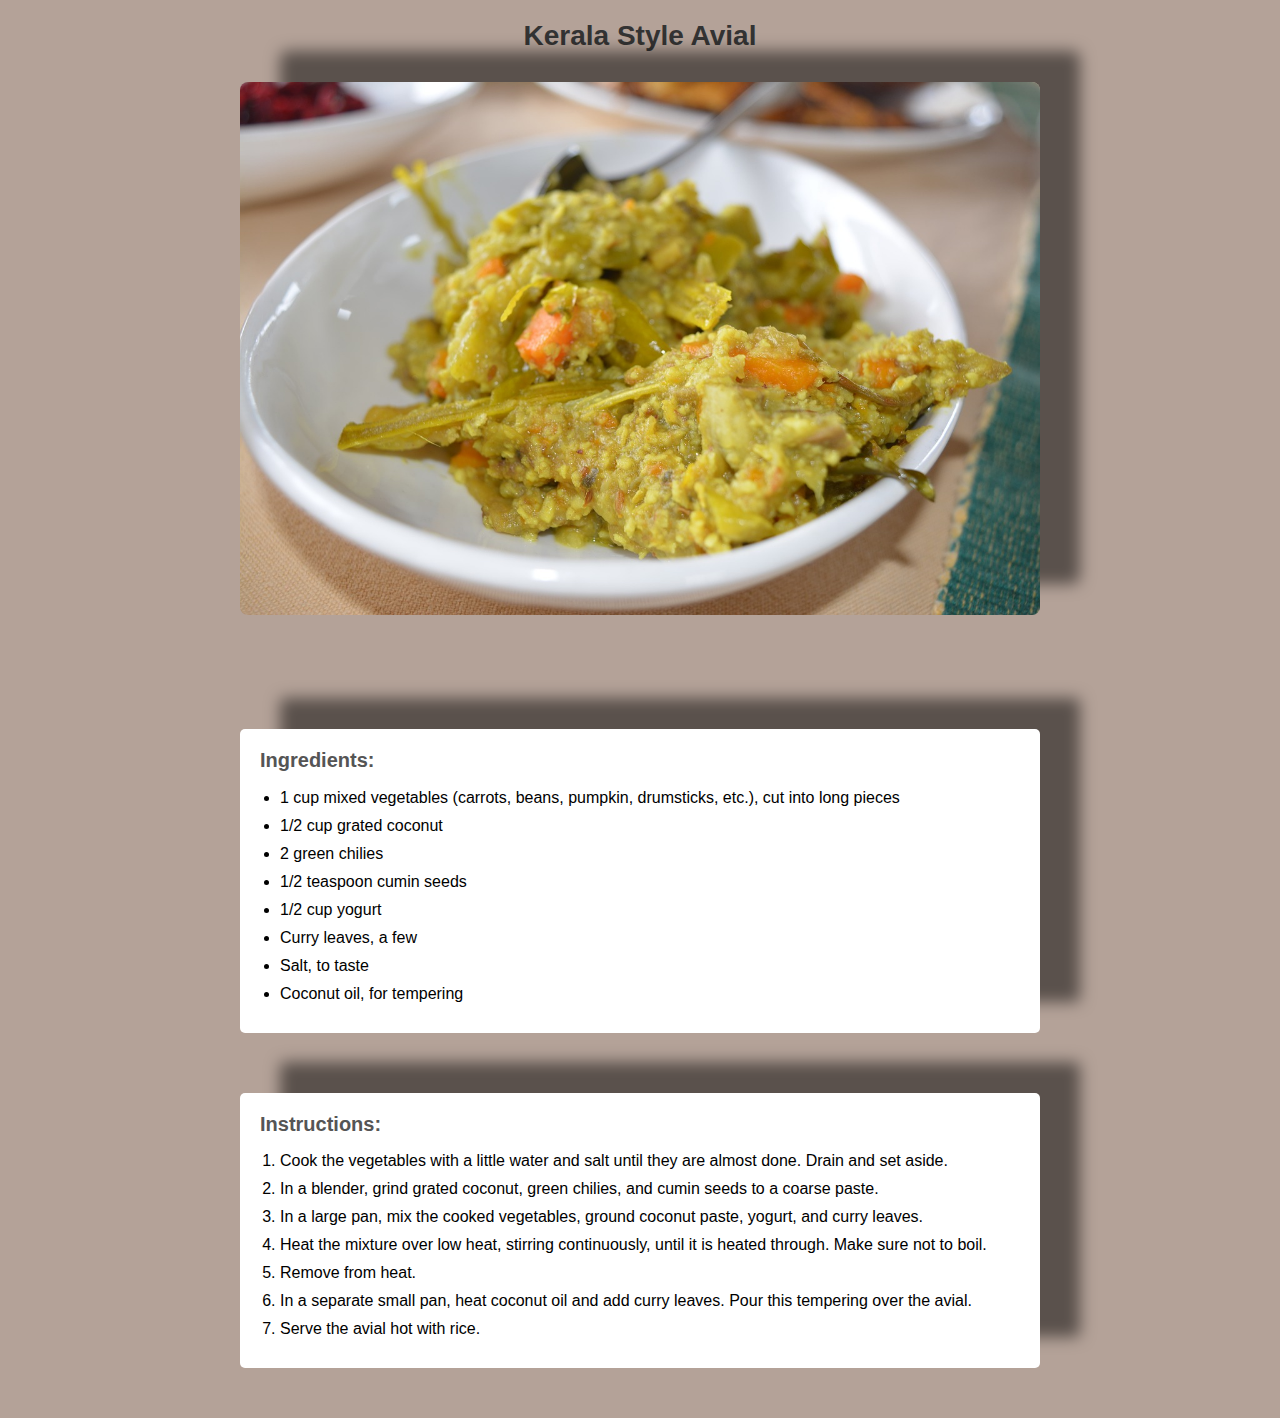
<file: avial/avial.html>
<!DOCTYPE html>
<html lang="en">

<head>
    <meta charset="UTF-8">
    <meta http-equiv="X-UA-Compatible" content="IE=edge">
    <meta name="viewport" content="width=device-width, initial-scale=1.0">
    <title>Kerala style avial recepe</title>
    <link rel="stylesheet" href="avial.css">
</head>

<body>
    <div class="container">

        <header>
            <h1>Kerala Style Avial</h1>
        </header>
        <section>
            <div class="image">
                <img src="/images/avial.jpg" alt="">
            </div>
            <div class="ingredients">

                <h2>Ingredients:</h2>
                <ul>
                    <li>1 cup mixed vegetables (carrots, beans, pumpkin, drumsticks, etc.), cut into long pieces</li>
                    <li>1/2 cup grated coconut</li>
                    <li>2 green chilies</li>
                    <li>1/2 teaspoon cumin seeds</li>
                    <li>1/2 cup yogurt</li>
                    <li>Curry leaves, a few</li>
                    <li>Salt, to taste</li>
                    <li>Coconut oil, for tempering</li>
                </ul>
            </div>

            <div class="instructions">
                <h2>Instructions:</h2>
                <ol>
                    <li>Cook the vegetables with a little water and salt until they are almost done. Drain and set
                        aside.</li>
                    <li>In a blender, grind grated coconut, green chilies, and cumin seeds to a coarse paste.</li>
                    <li>In a large pan, mix the cooked vegetables, ground coconut paste, yogurt, and curry leaves.</li>
                    <li>Heat the mixture over low heat, stirring continuously, until it is heated through. Make sure not
                        to boil.
                    </li>
                    <li>Remove from heat.</li>
                    <li>In a separate small pan, heat coconut oil and add curry leaves. Pour this tempering over the
                        avial.</li>
                    <li>Serve the avial hot with rice.</li>
                </ol>
        </section>
    </div>

</body>

</html>
</file>
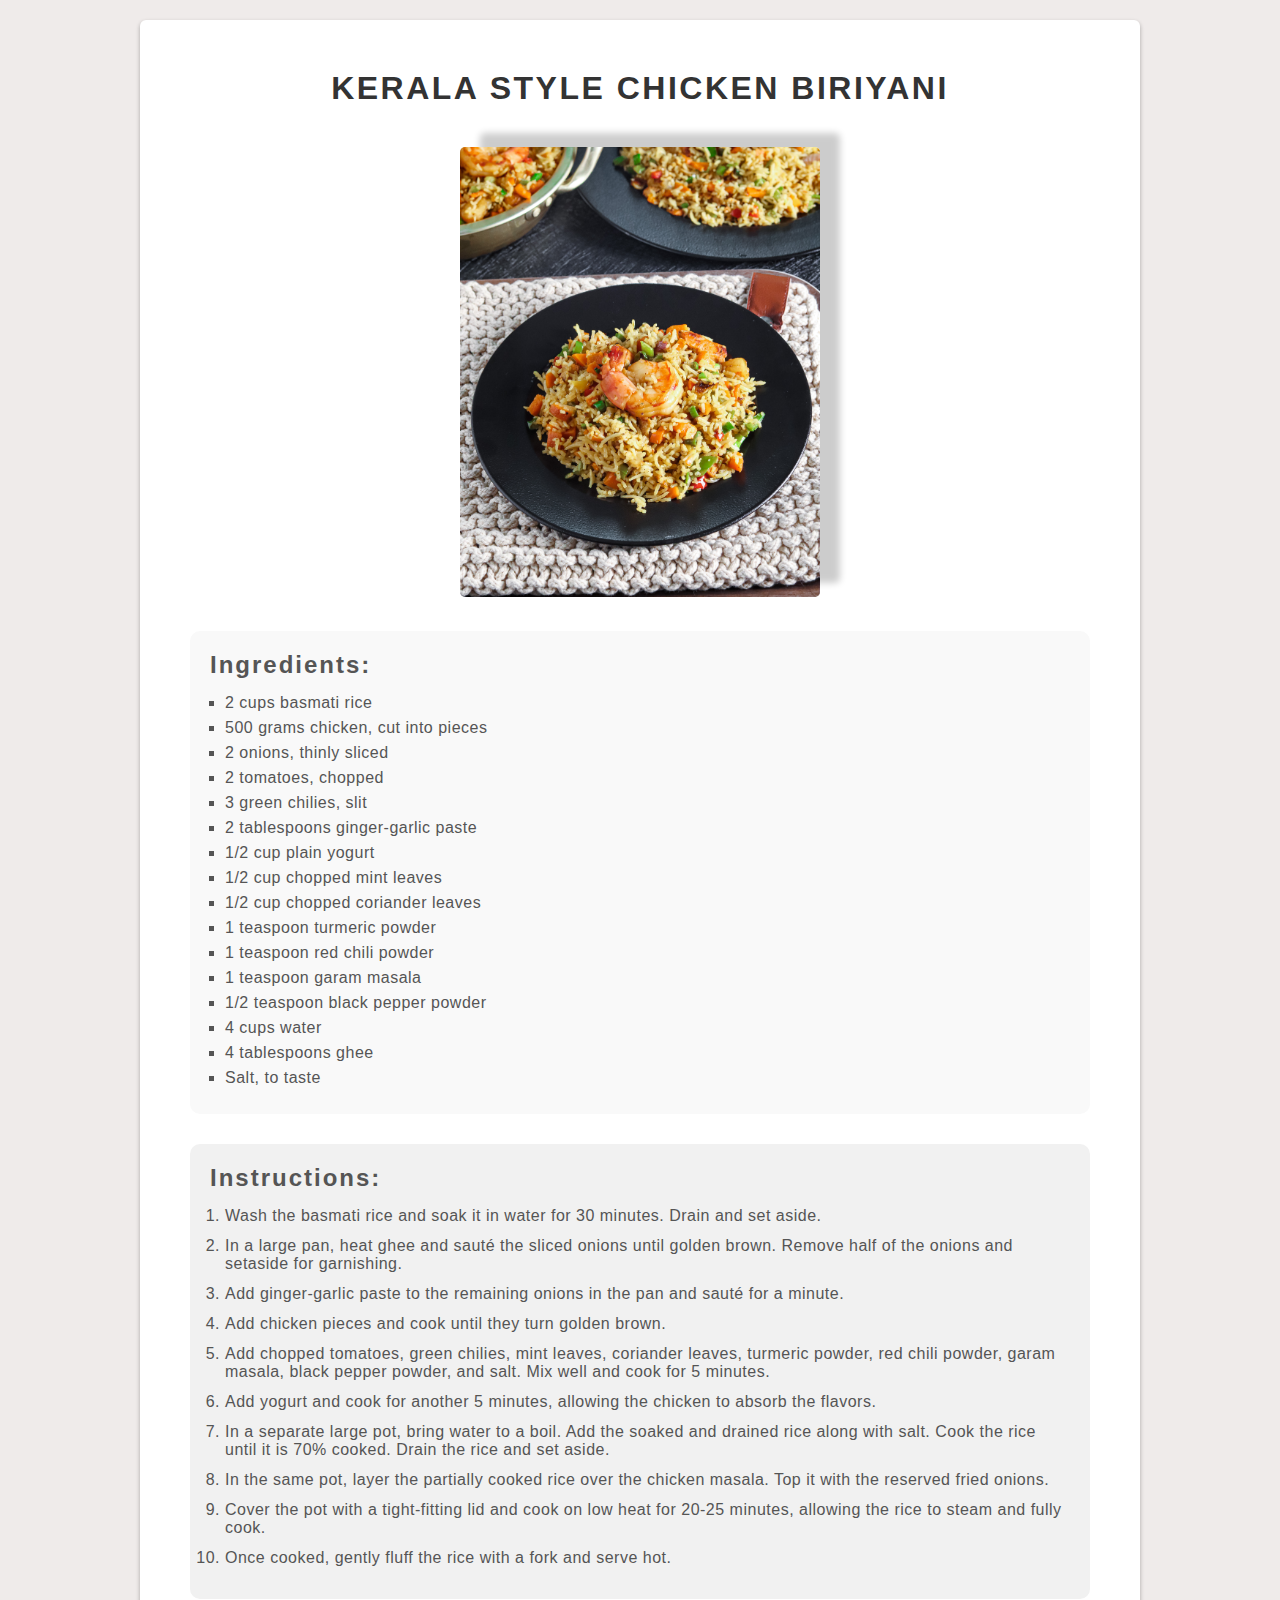
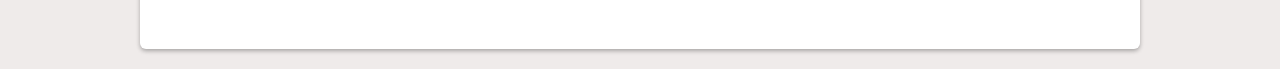
<file: chicken-biriyani/chicken-biriyani.html>
<!DOCTYPE html>
<html lang="en">

<head>
    <meta charset="UTF-8">
    <meta http-equiv="X-UA-Compatible" content="IE=edge">
    <meta name="viewport" content="width=device-width, initial-scale=1.0">
    <title>Kerala style chicken biriyani</title>
    <link rel="stylesheet" href="chicken-biriyani.css">
</head>

<body>
    <div class="container">
        <header class="main-head">
            <h1>Kerala style chicken biriyani</h1>
        </header>
        <div class="image">
            <img src="/images/chicken-biriyani.jpg" alt="" srcset="">
        </div>
        <section>
            <div class="ingredients">
                <header>
                    <h2>Ingredients:</h2>
                </header>
                <div class="content">
                    <ul>
                        <li>2 cups basmati rice</li>
                        <li>500 grams chicken, cut into pieces</li>
                        <li>2 onions, thinly sliced</li>
                        <li>2 tomatoes, chopped</li>
                        <li>3 green chilies, slit</li>
                        <li>2 tablespoons ginger-garlic paste</li>
                        <li>1/2 cup plain yogurt</li>
                        <li>1/2 cup chopped mint leaves</li>
                        <li>1/2 cup chopped coriander leaves</li>
                        <li>1 teaspoon turmeric powder</li>
                        <li>1 teaspoon red chili powder</li>
                        <li>1 teaspoon garam masala</li>
                        <li>1/2 teaspoon black pepper powder</li>
                        <li>4 cups water</li>
                        <li>4 tablespoons ghee</li>
                        <li>Salt, to taste</li>
                    </ul>
                </div>


            </div>
            <div class="instructions">
                <header>
                    <h2>Instructions:</h2>
                </header>
                <div class="content">
                    <ol>
                        <li>Wash the basmati rice and soak it in water for 30 minutes. Drain and set aside.</li>
                        <li>In a large pan, heat ghee and sauté the sliced onions until golden brown. Remove half of the
                            onions and setaside for garnishing.</li>
                        <li>Add ginger-garlic paste to the remaining onions in the pan and sauté for a minute.</li>
                        <li>Add chicken pieces and cook until they turn golden brown.</li>
                        <li>Add chopped tomatoes, green chilies, mint leaves, coriander leaves, turmeric powder, red
                            chili
                            powder, garam
                            masala, black pepper powder, and salt. Mix well and cook for 5 minutes.</li>
                        <li>Add yogurt and cook for another 5 minutes, allowing the chicken to absorb the flavors.</li>
                        <li>In a separate large pot, bring water to a boil. Add the soaked and drained rice along with
                            salt.
                            Cook the
                            rice until it is 70% cooked. Drain the rice and set aside.</li>
                        <li>In the same pot, layer the partially cooked rice over the chicken masala. Top it with the
                            reserved fried
                            onions.</li>
                        <li>Cover the pot with a tight-fitting lid and cook on low heat for 20-25 minutes, allowing the
                            rice
                            to steam
                            and fully cook.</li>
                        <li>Once cooked, gently fluff the rice with a fork and serve hot.</li>
                    </ol>
                </div>

            </div>
        </section>
    </div>
</body>

</html>
</file>
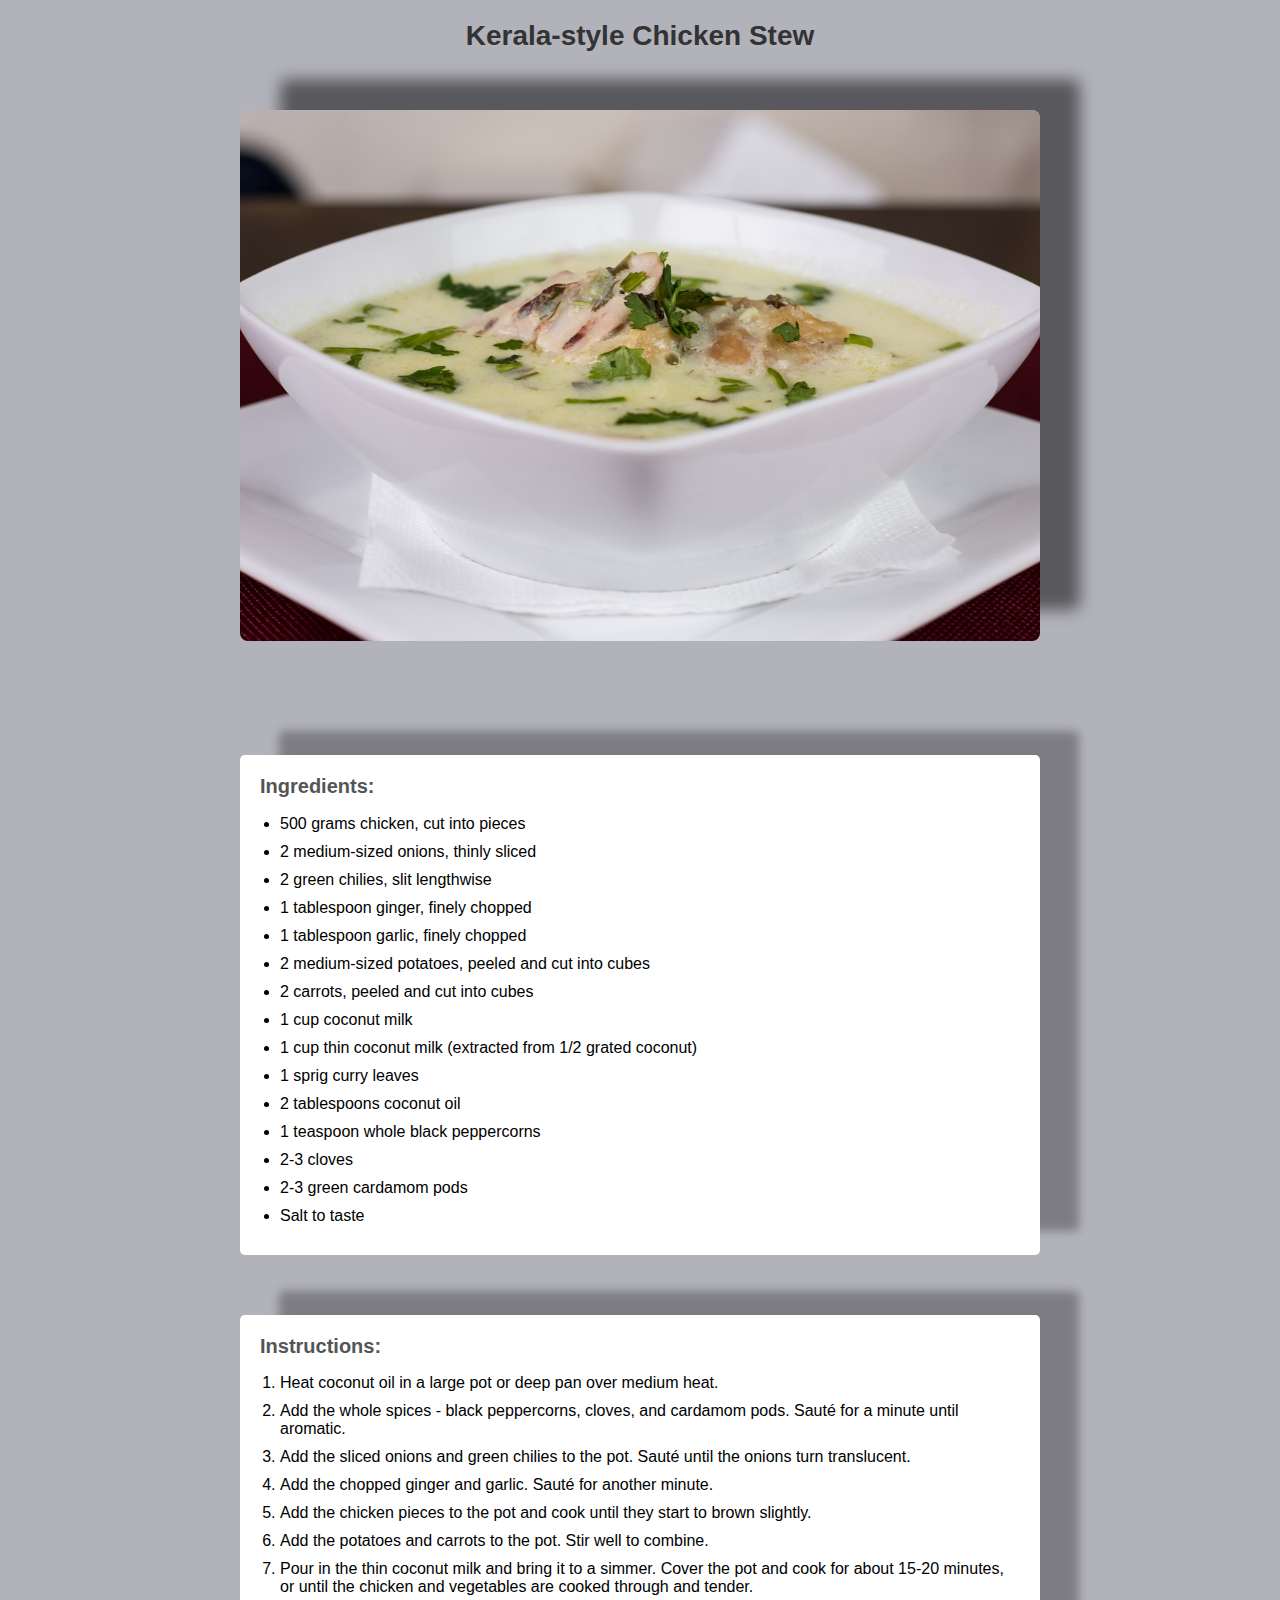
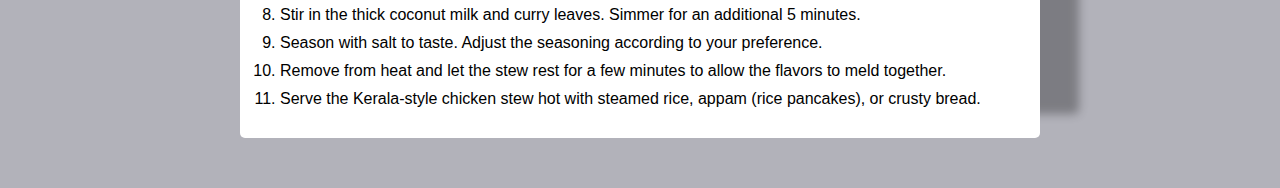
<file: chicken-stew/chicken-stew.html>
<!DOCTYPE html>
<html lang="en">

<head>
    <meta charset="UTF-8">
    <meta http-equiv="X-UA-Compatible" content="IE=edge">
    <meta name="viewport" content="width=device-width, initial-scale=1.0">
    <title>chicken-stew</title>
    <link rel="stylesheet" href="chicken-stew.css">
</head>

<body>
    <div class="container">

        <header class="header">
            <h1>Kerala-style Chicken Stew</h1>
        </header>
        <main>
            <section class="img">
                <img src="/images/chicken-stew.jpg" alt="">
            </section>
            <section class="ingredients">
                <h2>Ingredients:</h2>
                <ul>
                    <li>500 grams chicken, cut into pieces</li>
                    <li>2 medium-sized onions, thinly sliced</li>
                    <li>2 green chilies, slit lengthwise</li>
                    <li>1 tablespoon ginger, finely chopped</li>
                    <li>1 tablespoon garlic, finely chopped</li>
                    <li>2 medium-sized potatoes, peeled and cut into cubes</li>
                    <li>2 carrots, peeled and cut into cubes</li>
                    <li>1 cup coconut milk</li>
                    <li>1 cup thin coconut milk (extracted from 1/2 grated coconut)</li>
                    <li>1 sprig curry leaves</li>
                    <li>2 tablespoons coconut oil</li>
                    <li>1 teaspoon whole black peppercorns</li>
                    <li>2-3 cloves</li>
                    <li>2-3 green cardamom pods</li>
                    <li>Salt to taste</li>
                </ul>
            </section>
            <section class="instructions">
                <h2>Instructions:</h2>
                <ol>
                    <li>Heat coconut oil in a large pot or deep pan over medium heat.</li>
                    <li>Add the whole spices - black peppercorns, cloves, and cardamom pods. Sauté for a minute until
                        aromatic.</li>
                    <li>Add the sliced onions and green chilies to the pot. Sauté until the onions turn translucent.
                    </li>
                    <li>Add the chopped ginger and garlic. Sauté for another minute.</li>
                    <li>Add the chicken pieces to the pot and cook until they start to brown slightly.</li>
                    <li>Add the potatoes and carrots to the pot. Stir well to combine.</li>
                    <li>Pour in the thin coconut milk and bring it to a simmer. Cover the pot and cook for about 15-20
                        minutes, or until the chicken and vegetables are cooked through and tender.</li>
                    <li>Stir in the thick coconut milk and curry leaves. Simmer for an additional 5 minutes.</li>
                    <li>Season with salt to taste. Adjust the seasoning according to your preference.</li>
                    <li>Remove from heat and let the stew rest for a few minutes to allow the flavors to meld together.
                    </li>
                    <li>Serve the Kerala-style chicken stew hot with steamed rice, appam (rice pancakes), or crusty
                        bread.</li>
                </ol>
            </section>
        </main>
    </div>
</body>

</html>
</file>
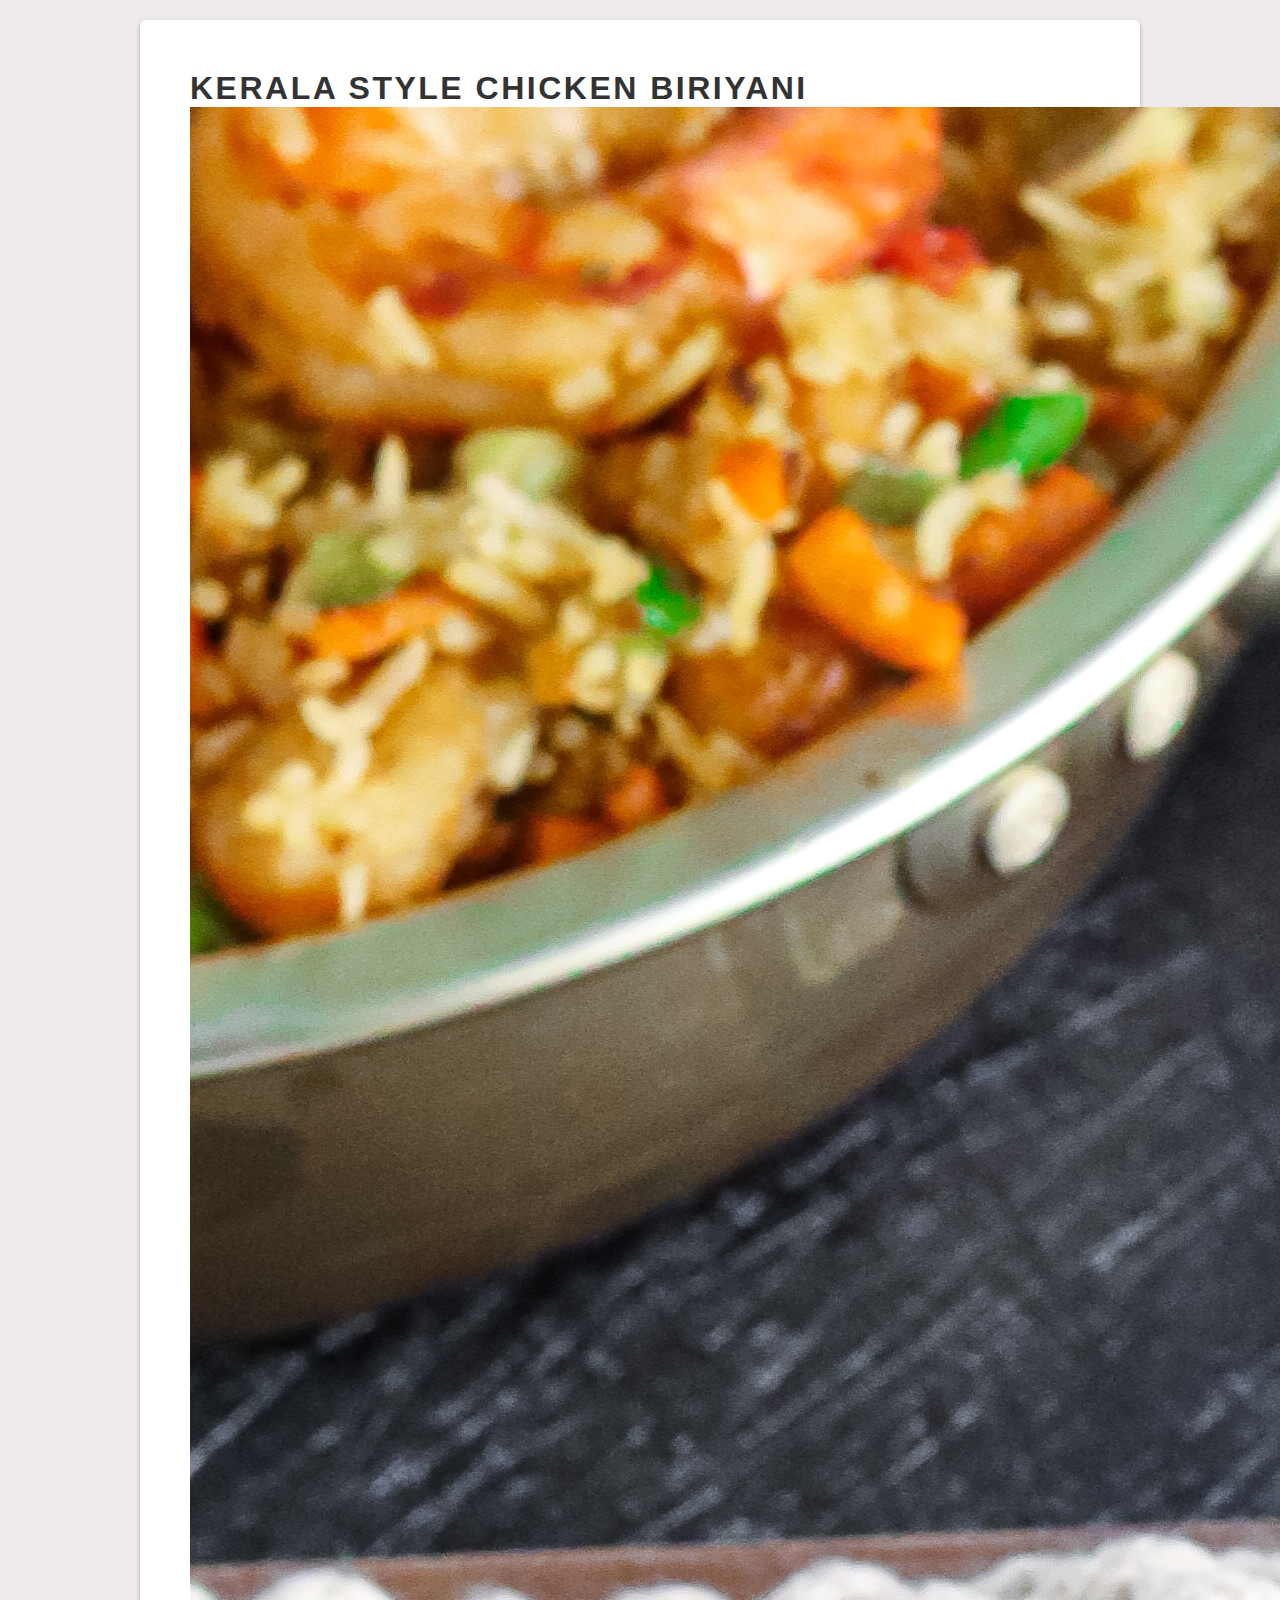
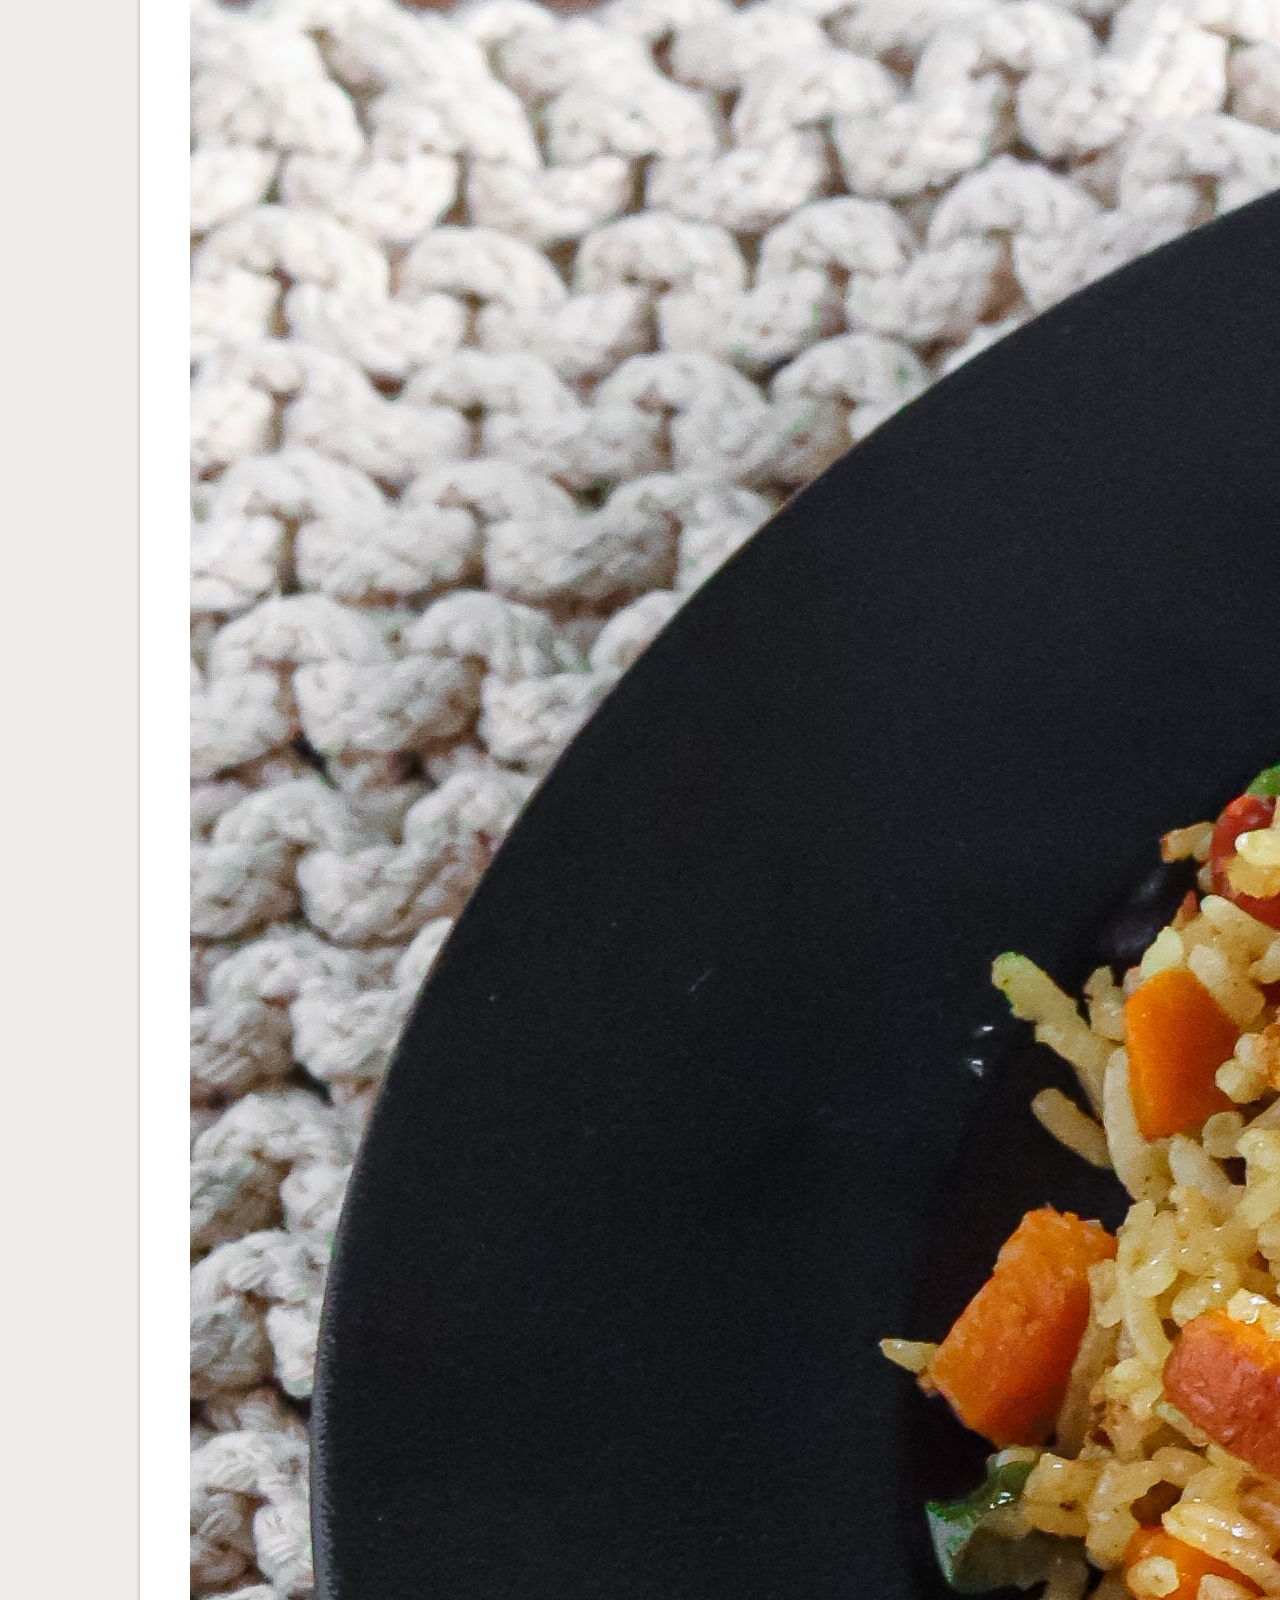
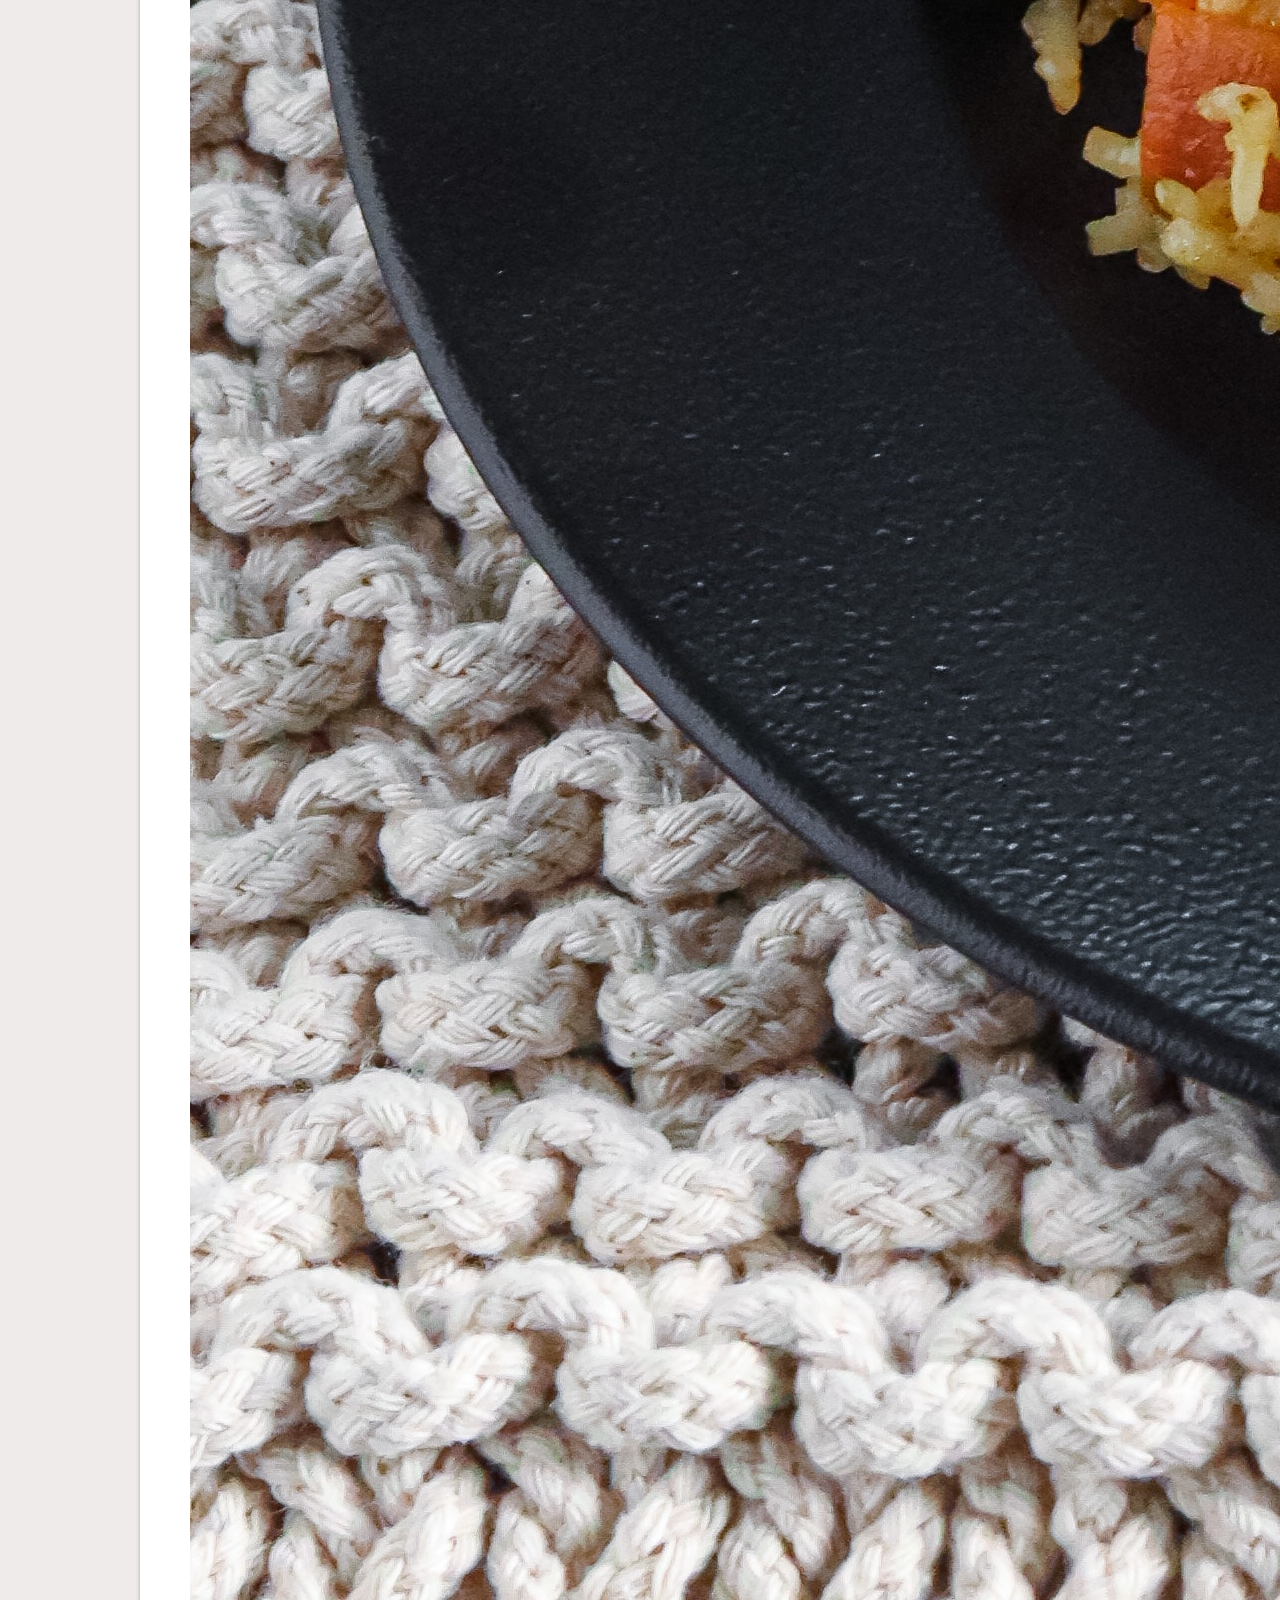
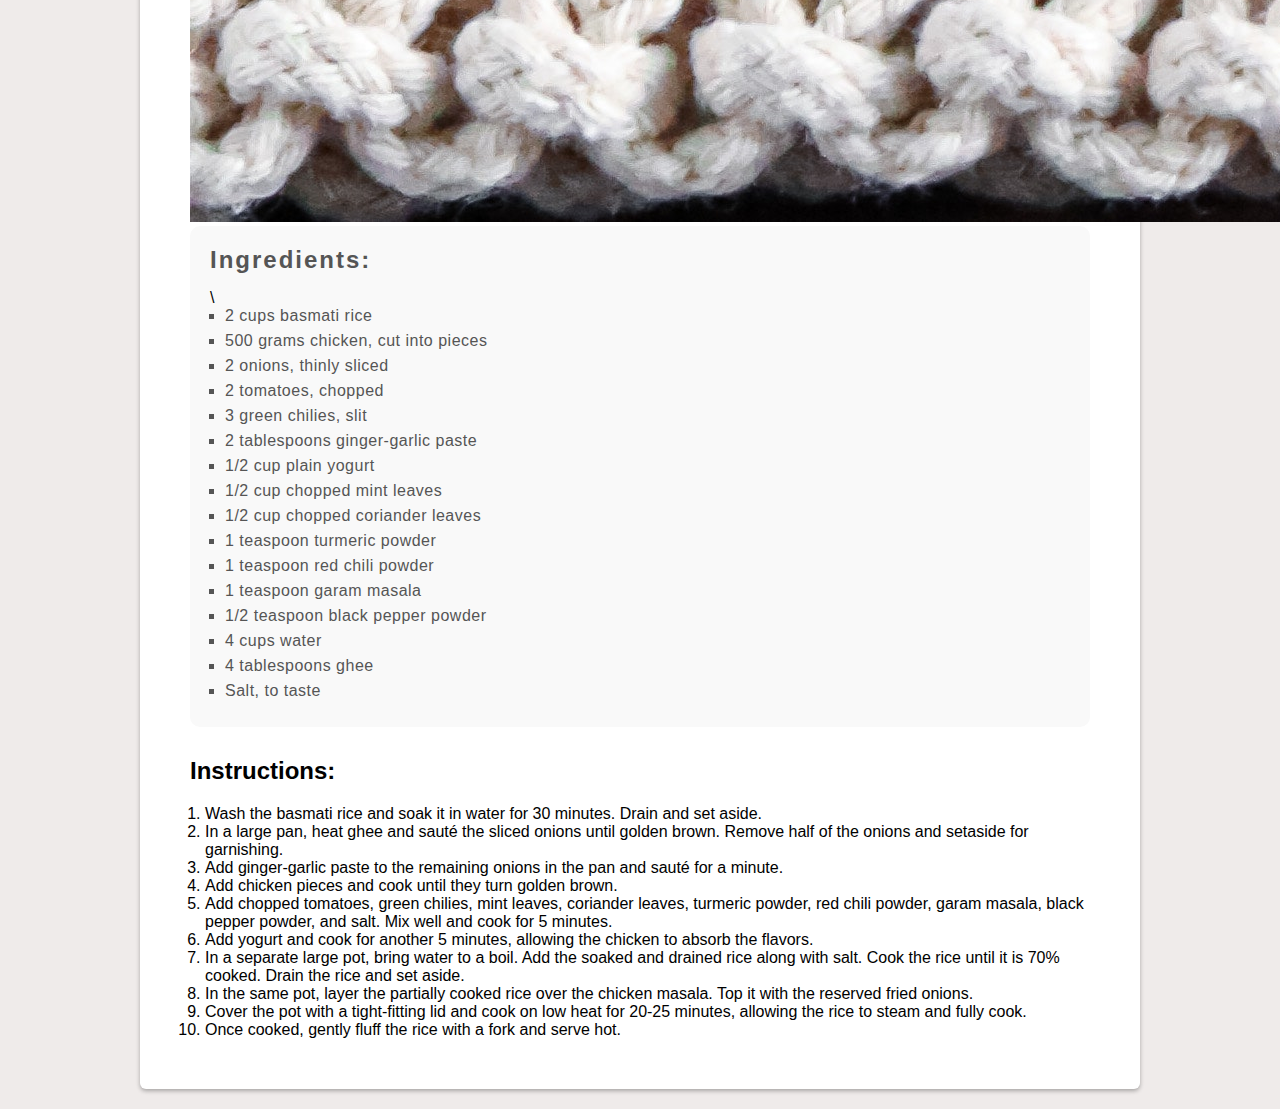
<file: chiken-biriyani/chicken-biriyani.html>
<!DOCTYPE html>
<html lang="en">

<head>
    <meta charset="UTF-8">
    <meta http-equiv="X-UA-Compatible" content="IE=edge">
    <meta name="viewport" content="width=device-width, initial-scale=1.0">
    <title>Kerala style chicken biriyani</title>
    <link rel="stylesheet" href="chicken-biriyani.css">
</head>

<body>
    <div class="container">
        <header><h1>Kerala style chicken biriyani</h1></header>
        <img src="/images/chicken-biriyani.jpg" alt="" srcset="">
        <section>
            <div class="ingredients">
                <header>
                    <h2>Ingredients:</h2>\
                </header>
                <div class="content">
                    <ul>
                        <li>2 cups basmati rice</li>
                        <li>500 grams chicken, cut into pieces</li>
                        <li>2 onions, thinly sliced</li>
                        <li>2 tomatoes, chopped</li>
                        <li>3 green chilies, slit</li>
                        <li>2 tablespoons ginger-garlic paste</li>
                        <li>1/2 cup plain yogurt</li>
                        <li>1/2 cup chopped mint leaves</li>
                        <li>1/2 cup chopped coriander leaves</li>
                        <li>1 teaspoon turmeric powder</li>
                        <li>1 teaspoon red chili powder</li>
                        <li>1 teaspoon garam masala</li>
                        <li>1/2 teaspoon black pepper powder</li>
                        <li>4 cups water</li>
                        <li>4 tablespoons ghee</li>
                        <li>Salt, to taste</li>
                    </ul>
                </div>


            </div>
            <div class="intructions">
                <header>
                    <h2>Instructions:</h2>
                </header>
                <div class="content">
                    <ol>
                        <li>Wash the basmati rice and soak it in water for 30 minutes. Drain and set aside.</li>
                        <li>In a large pan, heat ghee and sauté the sliced onions until golden brown. Remove half of the
                            onions and setaside for garnishing.</li>
                        <li>Add ginger-garlic paste to the remaining onions in the pan and sauté for a minute.</li>
                        <li>Add chicken pieces and cook until they turn golden brown.</li>
                        <li>Add chopped tomatoes, green chilies, mint leaves, coriander leaves, turmeric powder, red
                            chili
                            powder, garam
                            masala, black pepper powder, and salt. Mix well and cook for 5 minutes.</li>
                        <li>Add yogurt and cook for another 5 minutes, allowing the chicken to absorb the flavors.</li>
                        <li>In a separate large pot, bring water to a boil. Add the soaked and drained rice along with
                            salt.
                            Cook the
                            rice until it is 70% cooked. Drain the rice and set aside.</li>
                        <li>In the same pot, layer the partially cooked rice over the chicken masala. Top it with the
                            reserved fried
                            onions.</li>
                        <li>Cover the pot with a tight-fitting lid and cook on low heat for 20-25 minutes, allowing the
                            rice
                            to steam
                            and fully cook.</li>
                        <li>Once cooked, gently fluff the rice with a fork and serve hot.</li>
                    </ol>
                </div>

            </div>
        </section>
    </div>
</body>

</html>
</file>
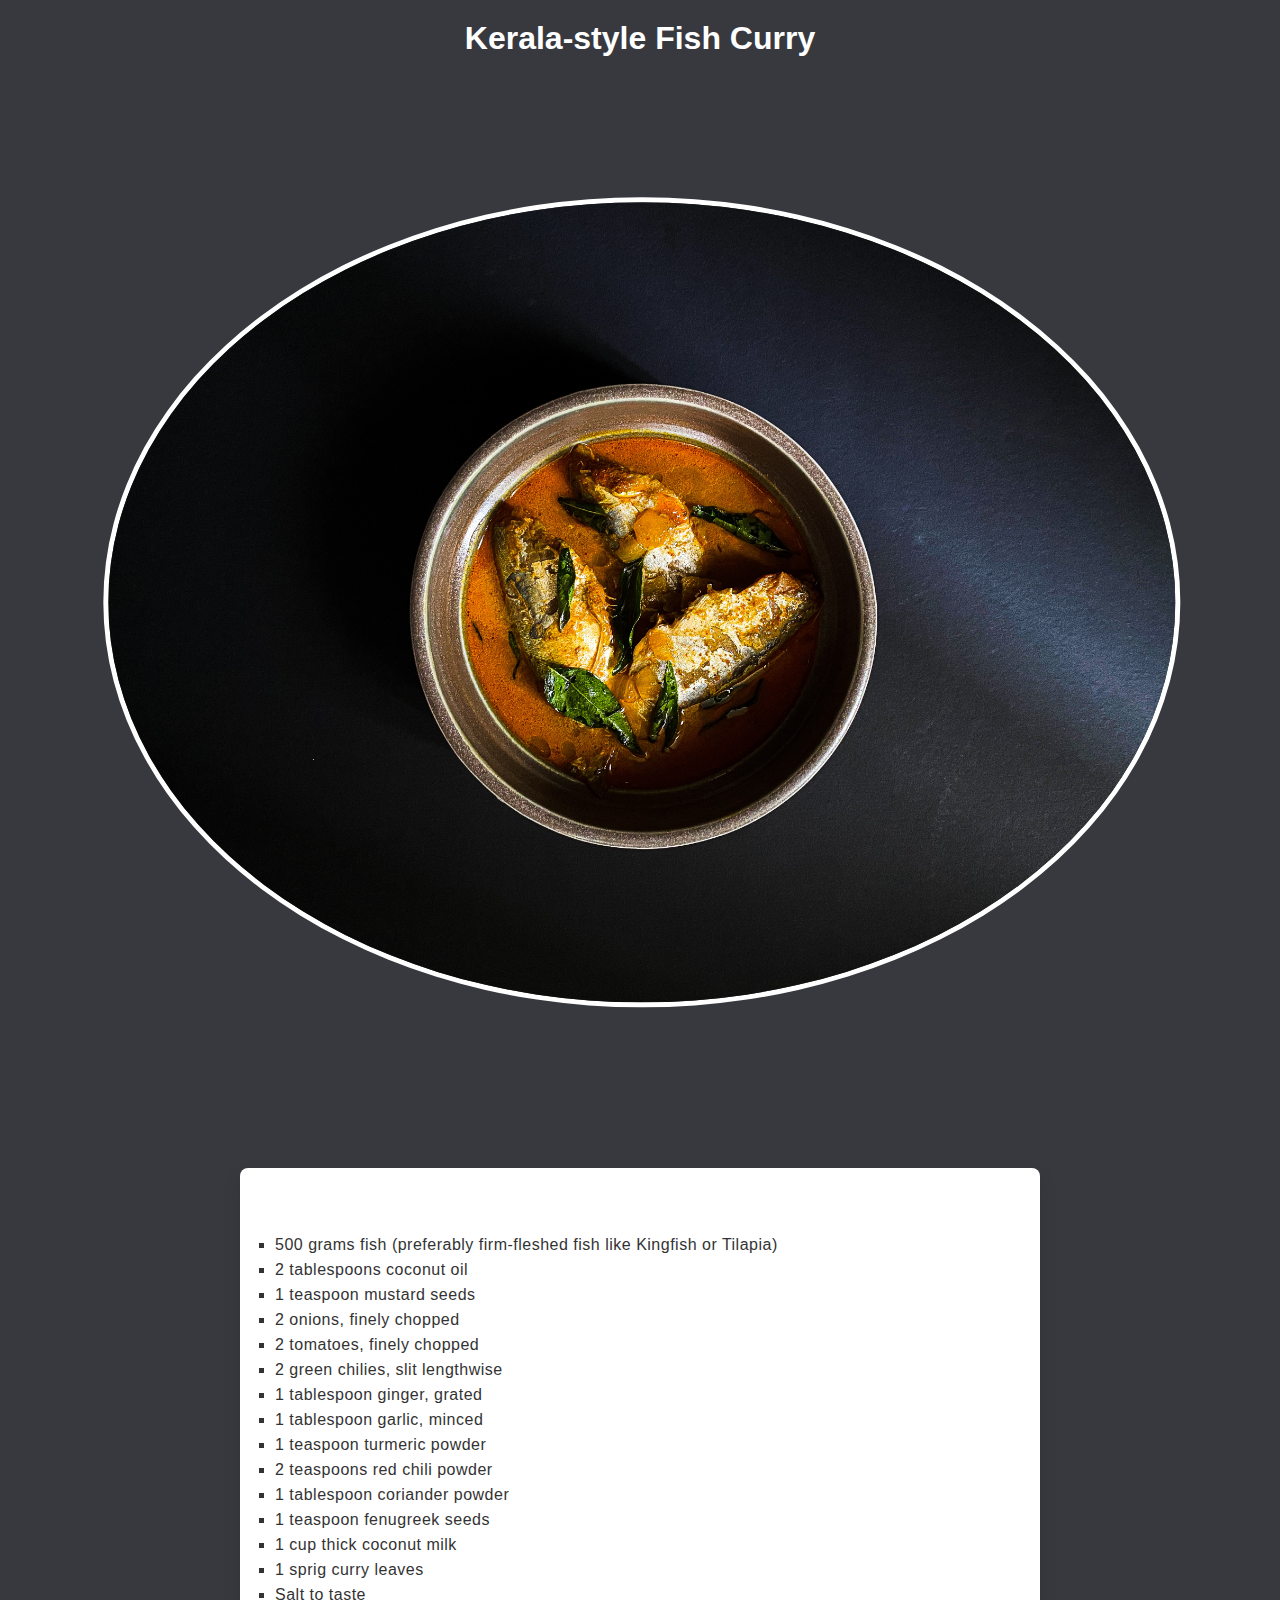
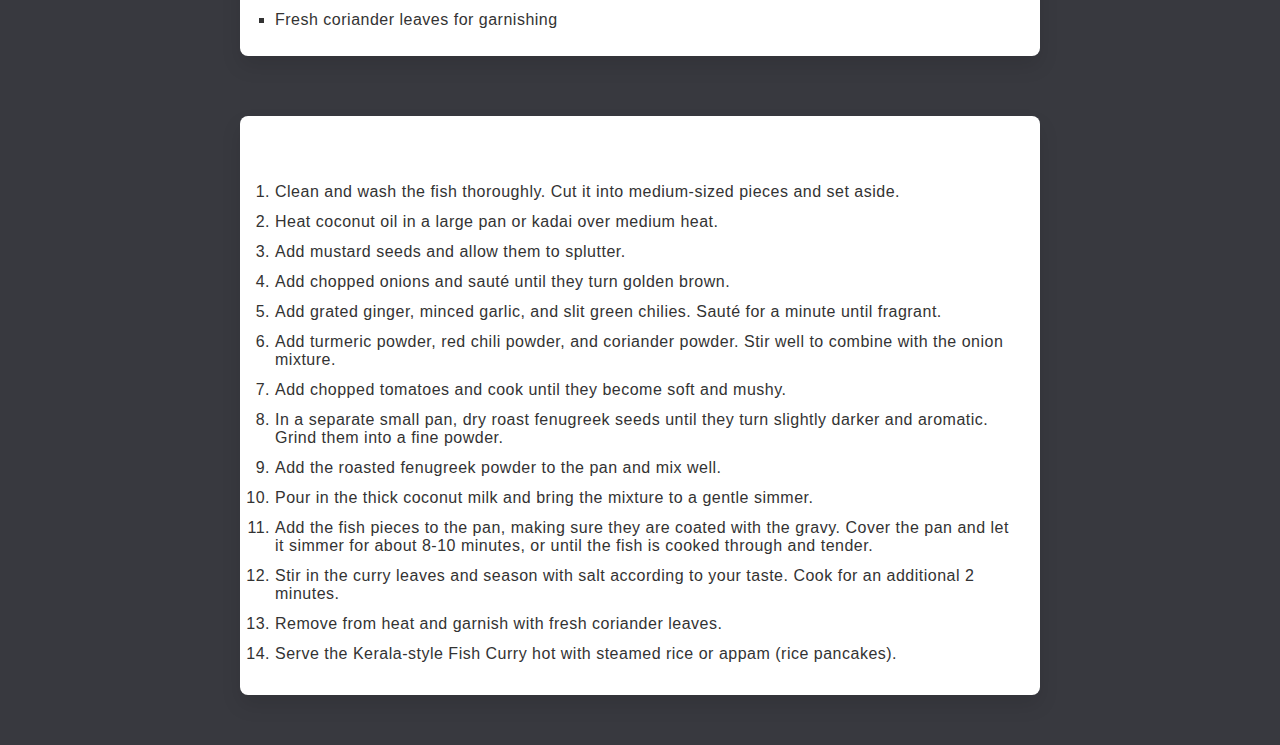
<file: fish-curry/fish-curry.html>
<!DOCTYPE html>
<html lang="en">

<head>
    <meta charset="UTF-8">
    <meta name="viewport" content="width=device-width, initial-scale=1.0">
    <title>Kerala-style Fish Curry</title>
    <link rel="stylesheet" href="fish-curry.css">
</head>

<body>
    <div class="container">
        <header class="header">
            <h1>Kerala-style Fish Curry</h1>
        </header>
        <main>
            <section class="img">
                <img src="/images/fish-curry.jpg" alt="fish-curry on a black background in white bowl" srcset="">
            </section>
            <section class="ingredients">
                <header class="sub-head">
                    <h2>Ingredients:</h2>
                </header>
                <div class="content">

                    <ul>
                        <li>500 grams fish (preferably firm-fleshed fish like Kingfish or Tilapia)</li>
                        <li>2 tablespoons coconut oil</li>
                        <li>1 teaspoon mustard seeds</li>
                        <li>2 onions, finely chopped</li>
                        <li>2 tomatoes, finely chopped</li>
                        <li>2 green chilies, slit lengthwise</li>
                        <li>1 tablespoon ginger, grated</li>
                        <li>1 tablespoon garlic, minced</li>
                        <li>1 teaspoon turmeric powder</li>
                        <li>2 teaspoons red chili powder</li>
                        <li>1 tablespoon coriander powder</li>
                        <li>1 teaspoon fenugreek seeds</li>
                        <li>1 cup thick coconut milk</li>
                        <li>1 sprig curry leaves</li>
                        <li>Salt to taste</li>
                        <li>Fresh coriander leaves for garnishing</li>
                    </ul>
                </div>
            </section>
            <section class="instructions">
                <header class="sub-head">
                    <h2>Instructions:</h2>
                </header>
                <div class="content">                    
                    <ol>
                        <li>Clean and wash the fish thoroughly. Cut it into medium-sized pieces and set aside.</li>
                        <li>Heat coconut oil in a large pan or kadai over medium heat.</li>
                        <li>Add mustard seeds and allow them to splutter.</li>
                        <li>Add chopped onions and sauté until they turn golden brown.</li>
                        <li>Add grated ginger, minced garlic, and slit green chilies. Sauté for a minute until fragrant.
                        </li>
                        <li>Add turmeric powder, red chili powder, and coriander powder. Stir well to combine with the onion
                            mixture.</li>
                        <li>Add chopped tomatoes and cook until they become soft and mushy.</li>
                        <li>In a separate small pan, dry roast fenugreek seeds until they turn slightly darker and aromatic.
                            Grind them into a fine powder.</li>
                        <li>Add the roasted fenugreek powder to the pan and mix well.</li>
                        <li>Pour in the thick coconut milk and bring the mixture to a gentle simmer.</li>
                        <li>Add the fish pieces to the pan, making sure they are coated with the gravy. Cover the pan and
                            let it simmer for about 8-10 minutes, or until the fish is cooked through and tender.</li>
                        <li>Stir in the curry leaves and season with salt according to your taste. Cook for an additional 2
                            minutes.</li>
                        <li>Remove from heat and garnish with fresh coriander leaves.</li>
                        <li>Serve the Kerala-style Fish Curry hot with steamed rice or appam (rice pancakes).</li>
                    </ol>
                </div>
            </section>
        </main>

    </div>
</body>

</html>
</file>
<file: avial/avial.css>
body {
    font-family: Arial, sans-serif;
    background-color: #B4A298;
    margin: 0;
    padding: 0;
}

.container {
    max-width: 800px;
    margin: 0 auto;
    padding: 20px;
}

header {
    text-align: center;
    margin-bottom: 30px;
}

.image {
    text-align: center;
    margin-bottom: 30px;
}

.image img {
    max-width: 100%;
    height: auto;
    border-radius: 8px;
    box-shadow: 40px -31px 15px rgba(0, 0, 0, 0.5);
    margin-bottom: 80px;
}


.ingredients, .instructions {
    margin-bottom: 30px;
    background-color: #fff;
    padding: 20px;
    border-radius: 5px;
    box-shadow: 40px -31px 15px rgba(0, 0, 0, 0.5);
}

.ingredients {
    margin-bottom: 60px;
}

h1 {
    color: #333;
    font-size: 28px;
    margin: 0;
}

h2 {
    color: #555;
    font-size: 20px;
    margin-top: 0;
}

ul, ol {
    margin: 0;
    padding-left: 20px;
}

li {
    margin-bottom: 10px;
}
</file>
<file: chicken-biriyani/chicken-biriyani.css>
body {
    font-family: Arial, sans-serif;
    background-color: #EFEBEA;
    margin: 0;
    padding: 0;
}

.container {
    max-width: 900px;
    margin: 20px auto;
    border-radius: 6px;
    padding: 50px;
    background-color: #fff;
    box-shadow: 0 2px 4px rgba(0, 0, 0, 0.3);
}

.container .main-head {
    text-align: center;
    margin: 0 0 40px 0;
}

.container h1 {
    margin: 0;
    text-transform: uppercase;
    color: #333;
    letter-spacing: 2.5px;
}


.image {
    text-align: center;
    margin-bottom: 30px;

}

.image img {
    border-radius: 5px;
    box-shadow: 20px -14px 7px rgba(0, 0, 0, 0.2);
    width: 40%;
}

.ingredients h2,
.instructions h2 {
    letter-spacing: 2px;
    margin-bottom: 15px;
    color: #555;
    margin-top: 0;
}


.ingredients {
    background-color: #f9f9f9;
    padding: 20px;
    border-radius: 10px;
    margin-bottom: 30px;

}

.instructions {
    padding: 20px;
    border-radius: 10px;
    background-color: #f1f1f1;
}

.ingredients ul li,
.instructions ol li {
    color: #555;
    letter-spacing: 0.5px;
}

.ingredients ul li {
    list-style: square;
}


ul,
ol {
    margin: 0;
    padding-left: 15px;
}

.ingredients ul li {
    margin-bottom: 7px;
}

.instructions ol li {
    margin-bottom: 12px;
}
</file>
<file: chicken-stew/chicken-stew.css>
/* style.css */

body {
    font-family: Arial, sans-serif;
    background-color: #B2B2BA;
    margin: 0;
    padding: 0;
}

.container {
    max-width: 800px;
    margin: 0 auto;
    padding: 20px;
}

header {
    text-align: center;
    margin-bottom: 58px;
}

.img {
    text-align: center;
    margin-bottom: 30px;
}

.img img {
    max-width: 100%;
    height: auto;
    border-radius: 8px;
    box-shadow: 40px -31px 15px rgba(0, 0, 0, 0.5);
    margin-bottom: 80px;
}

.ingredients,
.instructions {
    margin-bottom: 30px;
    background-color: #FFF;
    padding: 20px;
    border-radius: 5px;
    box-shadow:39px -24px 10px rgba(0, 0, 0,0.3);
}

.ingredients {
    margin-bottom: 60px;
}

h1 {
    color: #333;
    font-size: 28px;
    margin: 0;
}

h2 {
    color: #555;
    font-size: 20px;
    margin-top: 0;
}

ul,
ol {
    margin: 0;
    padding-left: 20px;
}

li {
    margin-bottom: 10px;
}

@media (max-width: 600px) {
    header h1 {
        font-size: 28px;
    }

    h2 {
        font-size: 20px;
    }
}
</file>
<file: chiken-biriyani/chicken-biriyani.css>
body {
    font-family: Arial, sans-serif;
    background-color: #EFEBEA;
    margin: 0;
    padding: 0;
}

.container {
    max-width: 900px;
    margin: 20px auto;
    border-radius: 6px;
    padding: 50px;
    background-color: #fff;
    box-shadow: 0 2px 4px rgba(0, 0, 0, 0.3);
}

.container .main-head {
    text-align: center;
    margin: 0 0 40px 0;
}

.container h1 {
    margin: 0;
    text-transform: uppercase;
    color: #333;
    letter-spacing: 2.5px;
}


.image {
    text-align: center;
    margin-bottom: 30px;

}

.image img {
    border-radius: 5px;
    box-shadow: 20px -14px 7px rgba(0, 0, 0, 0.2);
    width: 40%;
}

.ingredients h2,
.instructions h2 {
    letter-spacing: 2px;
    margin-bottom: 15px;
    color: #555;
    margin-top: 0;
}


.ingredients {
    background-color: #f9f9f9;
    padding: 20px;
    border-radius: 10px;
    margin-bottom: 30px;

}

.instructions {
    padding: 20px;
    border-radius: 10px;
    background-color: #f1f1f1;
}

.ingredients ul li,
.instructions ol li {
    color: #555;
    letter-spacing: 0.5px;
}

.ingredients ul li {
    list-style: square;
}


ul,
ol {
    margin: 0;
    padding-left: 15px;
}

.ingredients ul li {
    margin-bottom: 7px;
}

.instructions ol li {
    margin-bottom: 12px;
}
</file>
<file: fish-curry/fish-curry.css>
:root {

    --background-color: #38393F;
    --text-color: #333333;
}

body {
    font-family: Arial, sans-serif;
    background-color: var(--background-color);
    margin: 0;
    padding: 0;
}

.container {
    max-width: 800px;
    margin: 0 auto;
    padding: 20px;
}

header {
    text-align: center;
    margin-bottom: 30px;
}

header h1 {
    margin: 0;
}

header {
    margin: 0;
    color: #FFFFFF;
}

.img {
    text-align: center;
    margin-bottom: 30px;
    transform: rotate(90deg);
}

.img img {
    max-width: 100%;
    height: auto;
    border-radius: 50%;
    border: 5px solid#FFFFFF;
}

.ingredients,
.instructions {
    margin-bottom: 30px;
    background-color: #FFFFFF;
    padding: 20px;
    border-radius: 8px;
    box-shadow: 0px 10px 20px rgba(0, 0, 0, 0.1);
}

.ingredients {
    margin-bottom: 60px;
}



h2 {
    color: var(--secondary-color);
    font-size: 24px;
    margin-top: 0;
}

ul,
ol {
    margin: 0;
    padding-left: 20px;
}

li {
    margin-bottom: 10px;
    color: var(--text-color);
}

.ingredients ul li,
.instructions ol li {
    letter-spacing: 0.5px;
}

.ingredients ul li {
    list-style: square;
}


ul,
ol {
    margin: 0;
    padding-left: 15px;
}

.ingredients ul li {
    margin-bottom: 7px;
}

.instructions ol li {
    margin-bottom: 12px;
}
</file>
